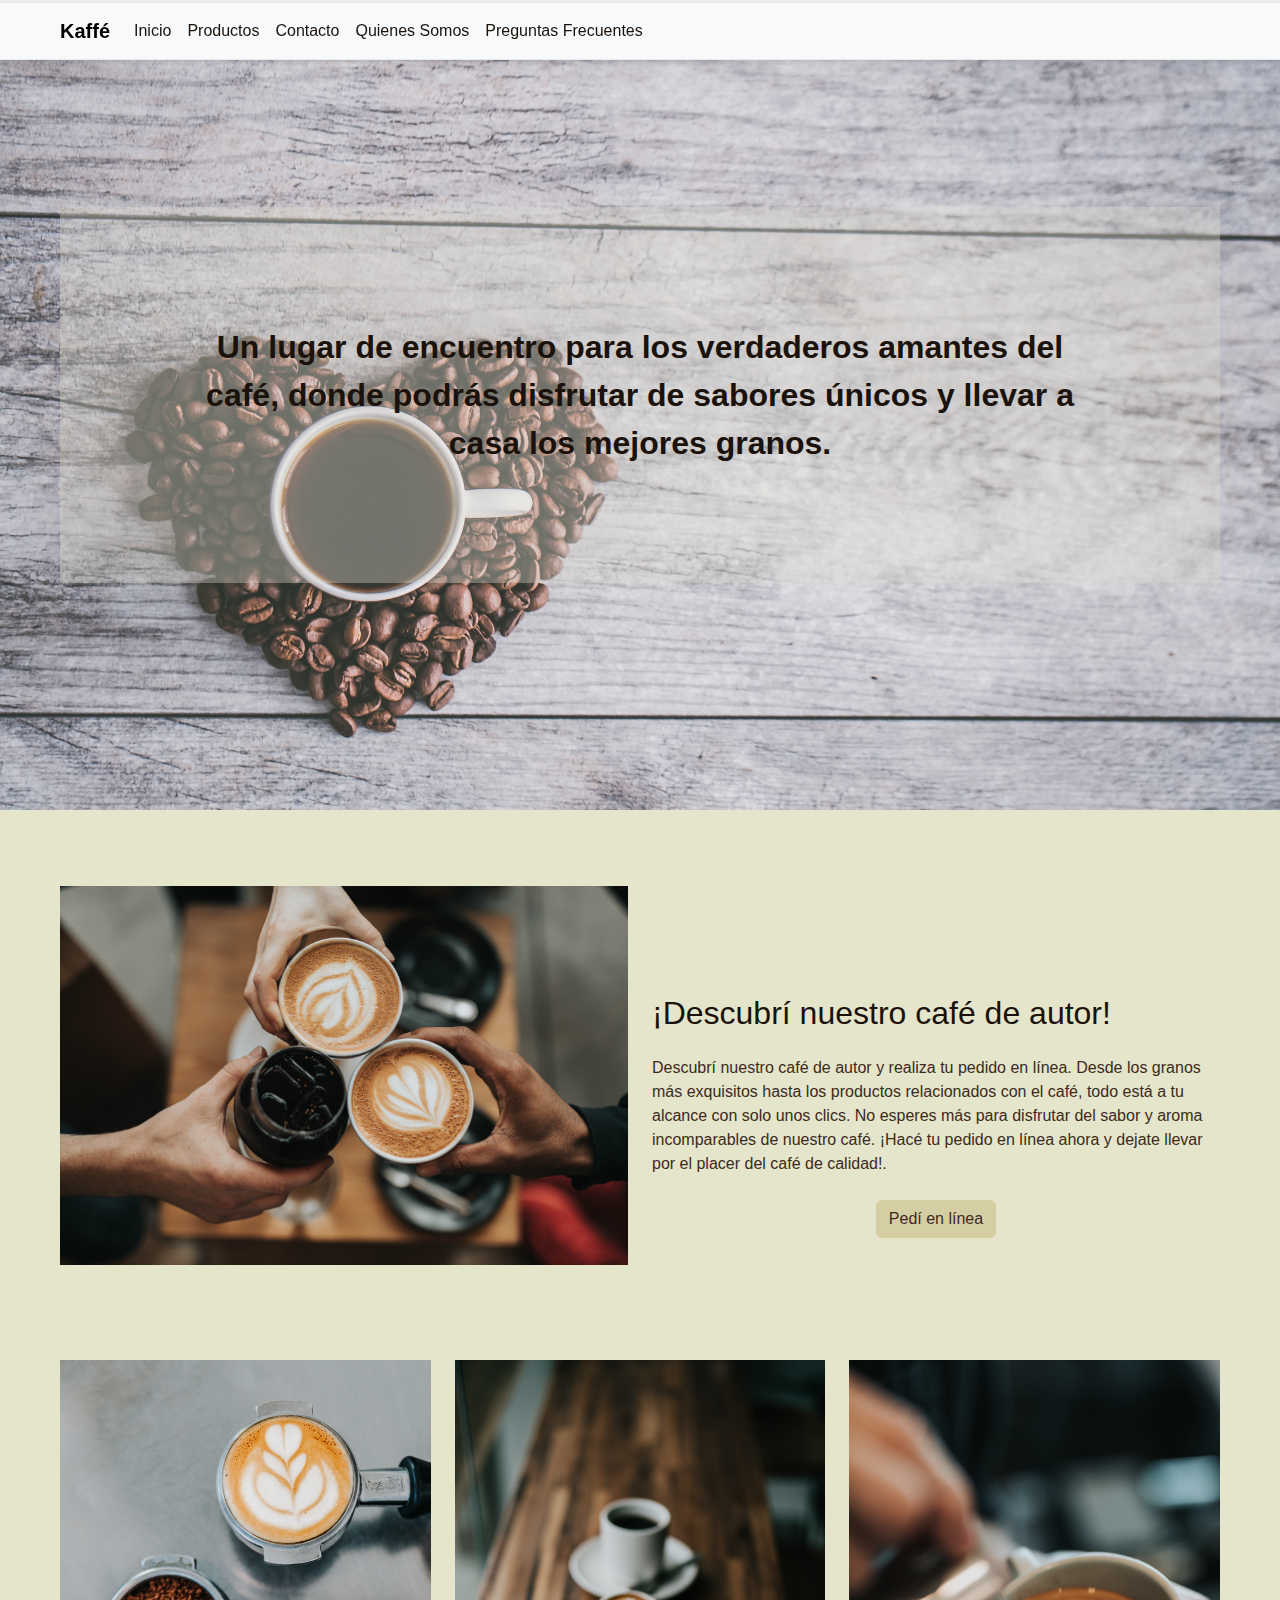
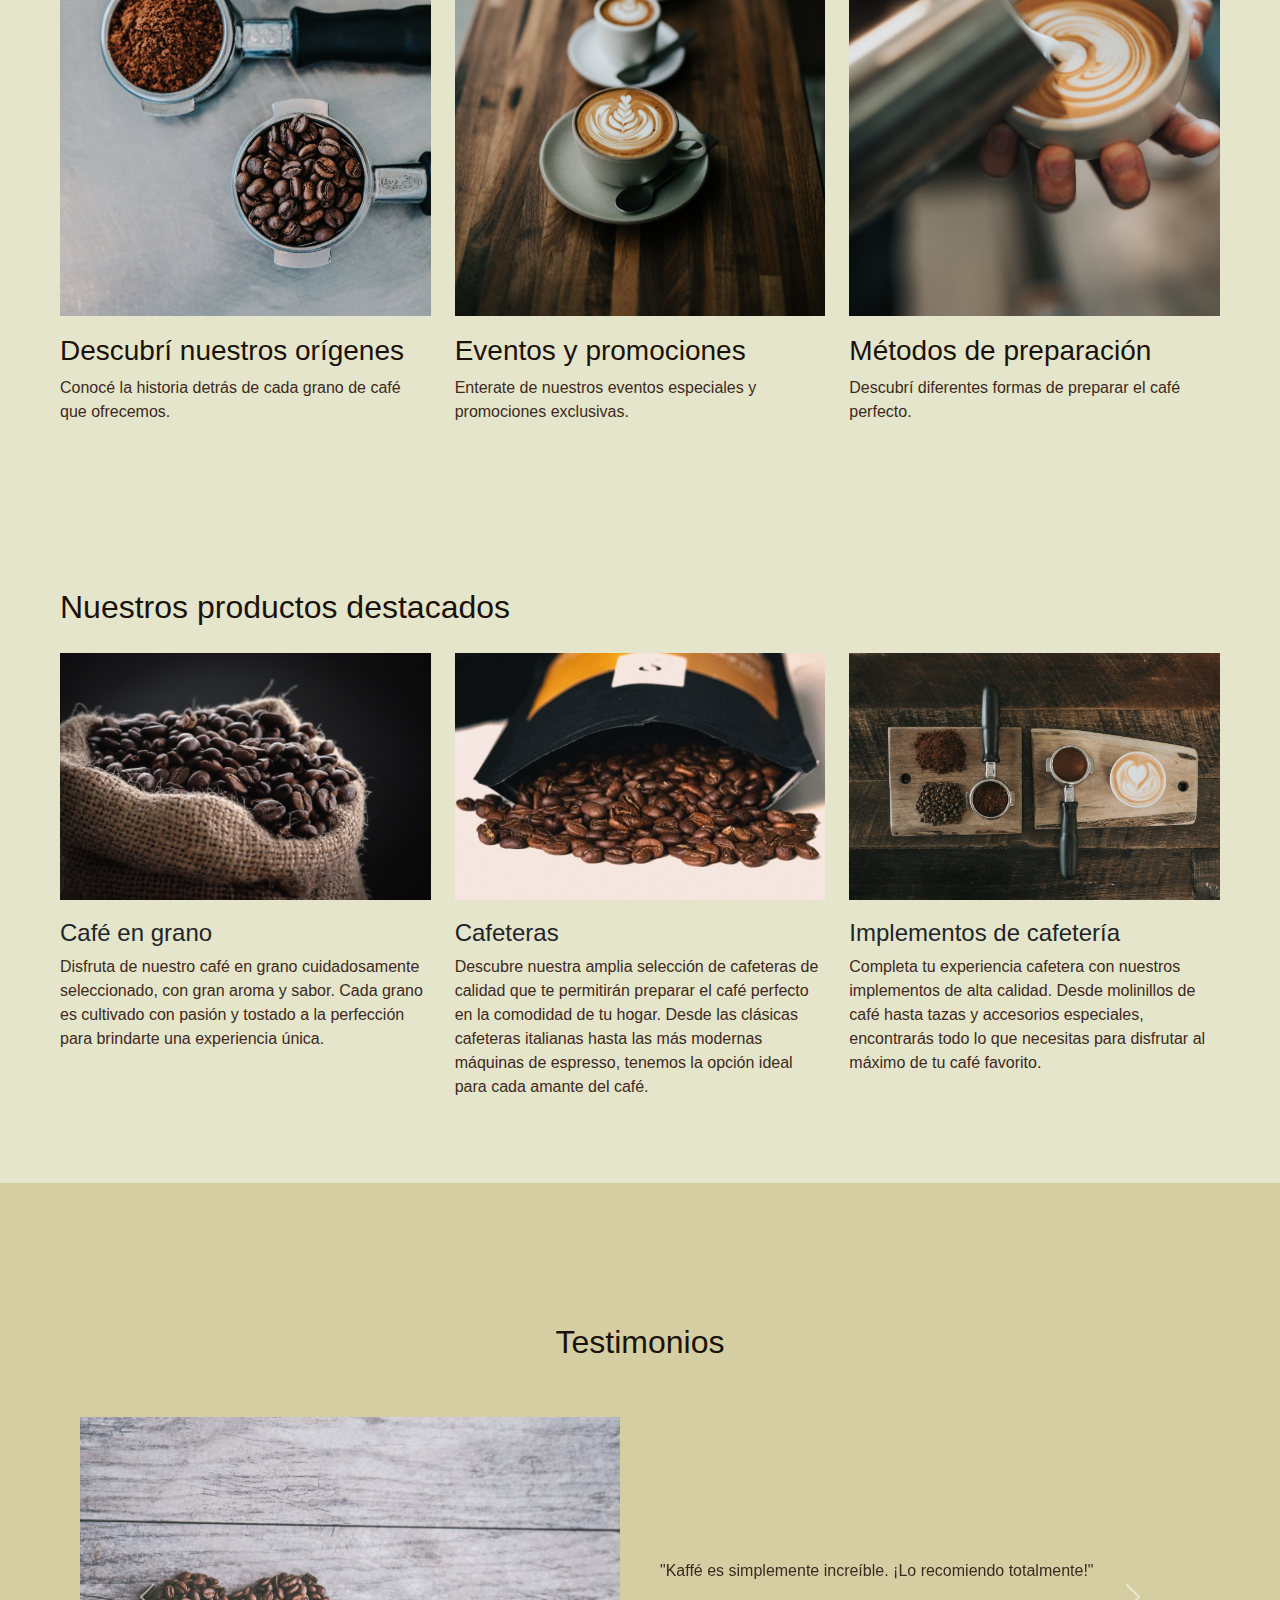
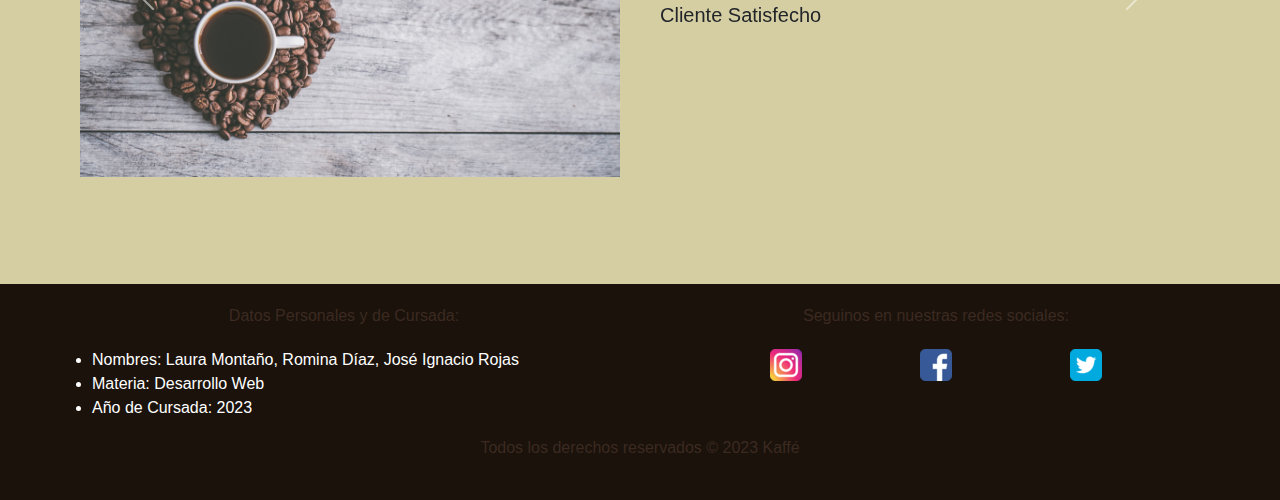
<file: src/index.html>
<!DOCTYPE html>
<html lang="es">

<head>
  <meta charset="UTF-8" />
  <meta name="viewport" content="width=device-width, initial-scale=1.0" />
  <link rel="shortcut icon" href="./img/logo-coffee.png" type="image/x-icon" />
  <title>Kaffé</title>
  <link rel="stylesheet" href="https://cdnjs.cloudflare.com/ajax/libs/bootstrap/5.3.0/css/bootstrap.min.css" />
  <link rel="stylesheet" href="css/styles.css" />
  <link rel="stylesheet" href="css/style-index.css" />
</head>

<body>
  <nav class="navbar navbar-expand-lg navbar-light bg-light">
    <div class="container">
      <a class="navbar-brand" href="#">Kaffé</a>
      <button class="navbar-toggler" type="button" data-bs-toggle="collapse" data-bs-target="#navbarNav"
        aria-controls="navbarNav" aria-expanded="false" aria-label="Toggle navigation">
        <span class="navbar-toggler-icon"></span>
      </button>
      <div class="collapse navbar-collapse" id="navbarNav">
        <ul class="navbar-nav ml-auto">
          <li class="nav-item">
            <a class="nav-link" href="#">Inicio</a>
          </li>
          <li class="nav-item">
            <a class="nav-link" href="./html/productos.html">Productos</a>
          </li>
          <li class="nav-item">
            <a class="nav-link" href="./html/contacto.html">Contacto</a>
          </li>
          <li class="nav-item">
            <a class="nav-link" href="./html/quienessomos.html">Quienes Somos</a>
          </li>
          <li class="nav-item">
            <a class="nav-link" href="./html/faq.html">Preguntas Frecuentes</a>
          </li>
        </ul>
      </div>
    </div>
  </nav>

  <section id="banner" class="banner-section">
    <div class="container d-flex justify-content-center align-items-center">
      <p class="banner-text">
        Un lugar de encuentro para los verdaderos amantes del café, donde
        podrás disfrutar de sabores únicos y llevar a casa los mejores granos.
      </p>
    </div>
  </section>

  <section id="cta" class="cta-section py-5">
    <div class="container">
      <div class="row align-items-center">
        <div class="col-lg-6 mb-4 mb-lg-0 text-center">
          <img src="./img/latteart2.jpg" alt="Icono 1" class="img-fluid" />
        </div>
        <div class="col-lg-6 d-flex flex-column justify-content-center">
          <h2 class="mb-4">¡Descubrí nuestro café de autor!</h2>
          <p class="mb-4">
            Descubrí nuestro café de autor y realiza tu pedido en línea. Desde
            los granos más exquisitos hasta los productos relacionados con el
            café, todo está a tu alcance con solo unos clics. No esperes más
            para disfrutar del sabor y aroma incomparables de nuestro café.
            ¡Hacé tu pedido en línea ahora y dejate llevar por el placer del
            café de calidad!.
          </p>
          <div class="text-center">
            <a class="btn btn-primary btn-custom" href="./html/productos.html">Pedí en línea</a>
          </div>
        </div>
      </div>
    </div>
  </section>

  <section id="info" class="info-section">
    <div class="container">
      <div class="row">
        <div class="col-lg-4 col-md-6">
          <div class="info-item">
            <img src="./img/cafe10.jpg" alt="Icono 1" />
            <h3>Descubrí nuestros orígenes</h3>
            <p>
              Conocé la historia detrás de cada grano de café que ofrecemos.
            </p>
          </div>
        </div>
        <div class="col-lg-4 col-md-6">
          <div class="info-item">
            <img src="./img/latteart3.jpg" alt="Icono 2" />
            <h3>Eventos y promociones</h3>
            <p>
              Enterate de nuestros eventos especiales y promociones
              exclusivas.
            </p>
          </div>
        </div>
        <div class="col-lg-4 col-md-6">
          <div class="info-item">
            <img src="./img/latteart4.jpg" alt="Icono 3" />
            <h3>Métodos de preparación</h3>
            <p>Descubrí diferentes formas de preparar el café perfecto.</p>
          </div>
        </div>
      </div>
    </div>
  </section>

  <section id="gallery" class="gallery-section">
    <div class="container">
      <h2>Nuestros productos destacados</h2>
      <div class="row">
        <div class="col-lg-4 col-md-6">
          <div class="gallery-item">
            <img src="./img/cafe11.jpg" alt="Producto 1" />
            <div class="caption">
              <h4>Café en grano</h4>
              <p>Disfruta de nuestro café en grano cuidadosamente seleccionado, con gran aroma y sabor. Cada grano es
                cultivado con pasión y tostado a la perfección para brindarte una experiencia única.</p>
            </div>
          </div>
        </div>
        <div class="col-lg-4 col-md-6">
          <div class="gallery-item">
            <img src="./img/producto2.jpg" alt="Producto 2" />
            <div class="caption">
              <h4>Cafeteras</h4>
              <p>Descubre nuestra amplia selección de cafeteras de calidad que te permitirán preparar el café perfecto
                en la comodidad de tu hogar. Desde las clásicas cafeteras italianas hasta las más modernas máquinas de
                espresso, tenemos la opción ideal para cada amante del café.</p>
            </div>
          </div>
        </div>
        <div class="col-lg-4 col-md-6">
          <div class="gallery-item">
            <img src="./img/cafe8.jpg" alt="Producto 3" />
            <div class="caption">
              <h4>Implementos de cafetería</h4>
              <p>Completa tu experiencia cafetera con nuestros implementos de alta calidad. Desde molinillos de café
                hasta tazas y accesorios especiales, encontrarás todo lo que necesitas para disfrutar al máximo de tu
                café favorito.</p>
            </div>
          </div>
        </div>
      </div>
    </div>
  </section>

  <section id="testimonials" class="testimonials-section">
    <div class="container">
      <h2>Testimonios</h2>
      <div id="testimonialsCarousel" class="carousel slide" data-bs-ride="carousel">
        <div class="carousel-inner">
          <div class="carousel-item active">
            <div class="testimonial-item d-flex align-items-center">
              <div class="image-container">
                <img src="./img/cafe3.jpg" alt="Cliente 1" />
              </div>
              <div class="text-container">
                <div class="text-content">
                  <p>
                    "Kaffé es simplemente increíble. ¡Lo recomiendo
                    totalmente!"
                  </p>
                  <h5>Cliente Satisfecho</h5>
                </div>
              </div>
            </div>
          </div>
          <div class="carousel-item">
            <div class="testimonial-item d-flex align-items-center">
              <div class="image-container">
                <img src="./img/cafe6.jpg" alt="Cliente 2" />
              </div>
              <div class="text-container">
                <div class="text-content">
                  <p>
                    "Excelente atención al cliente y productos de alta
                    calidad. ¡Definitivamente voy a volver!"
                  </p>
                  <h5>Otro Cliente Feliz</h5>
                </div>
              </div>
            </div>
          </div>
        </div>
        <button class="carousel-control-prev" type="button" data-bs-target="#testimonialsCarousel" data-bs-slide="prev">
          <span class="carousel-control-prev-icon" aria-hidden="true"></span>
          <span class="visually-hidden">Anterior</span>
        </button>
        <button class="carousel-control-next" type="button" data-bs-target="#testimonialsCarousel" data-bs-slide="next">
          <span class="carousel-control-next-icon" aria-hidden="true"></span>
          <span class="visually-hidden">Siguiente</span>
        </button>
      </div>
    </div>
  </section>

  <footer class="footer-section">
    <div class="container">
      <div class="row">
        <div class="col-lg-6">
          <p>Datos Personales y de Cursada:</p>
          <ul>
            <li class="footer-item">Nombres: Laura Montaño, Romina Díaz, José Ignacio Rojas</li>
            <li class="footer-item">Materia: Desarrollo Web</li>
            <li class="footer-item">Año de Cursada: 2023</li>
          </ul>
        </div>
        <div class="col-lg-6">
          <p>Seguinos en nuestras redes sociales:</p>
          <div class="social-media">
            <a href="https://www.instagram.com/" target="_blank"><img src="./img/icono-insta.png" alt="Instagram" /></a>
            <a href="https://www.facebook.com/" target="_blank"><img src="./img/icono-fb.png" alt="Facebook" /></a>
            <a href="https://twitter.com/" target="_blank"><img src="./img/icono-tw.png" alt="Twitter" /></a>
          </div>
        </div>
      </div>
      <p>Todos los derechos reservados &copy; 2023 Kaffé</p>
    </div>
  </footer>

  <script src="https://cdnjs.cloudflare.com/ajax/libs/bootstrap/5.3.0/js/bootstrap.bundle.min.js"></script>
  <script src="javascript/scripts.js"></script>
</body>

</html>
</file>
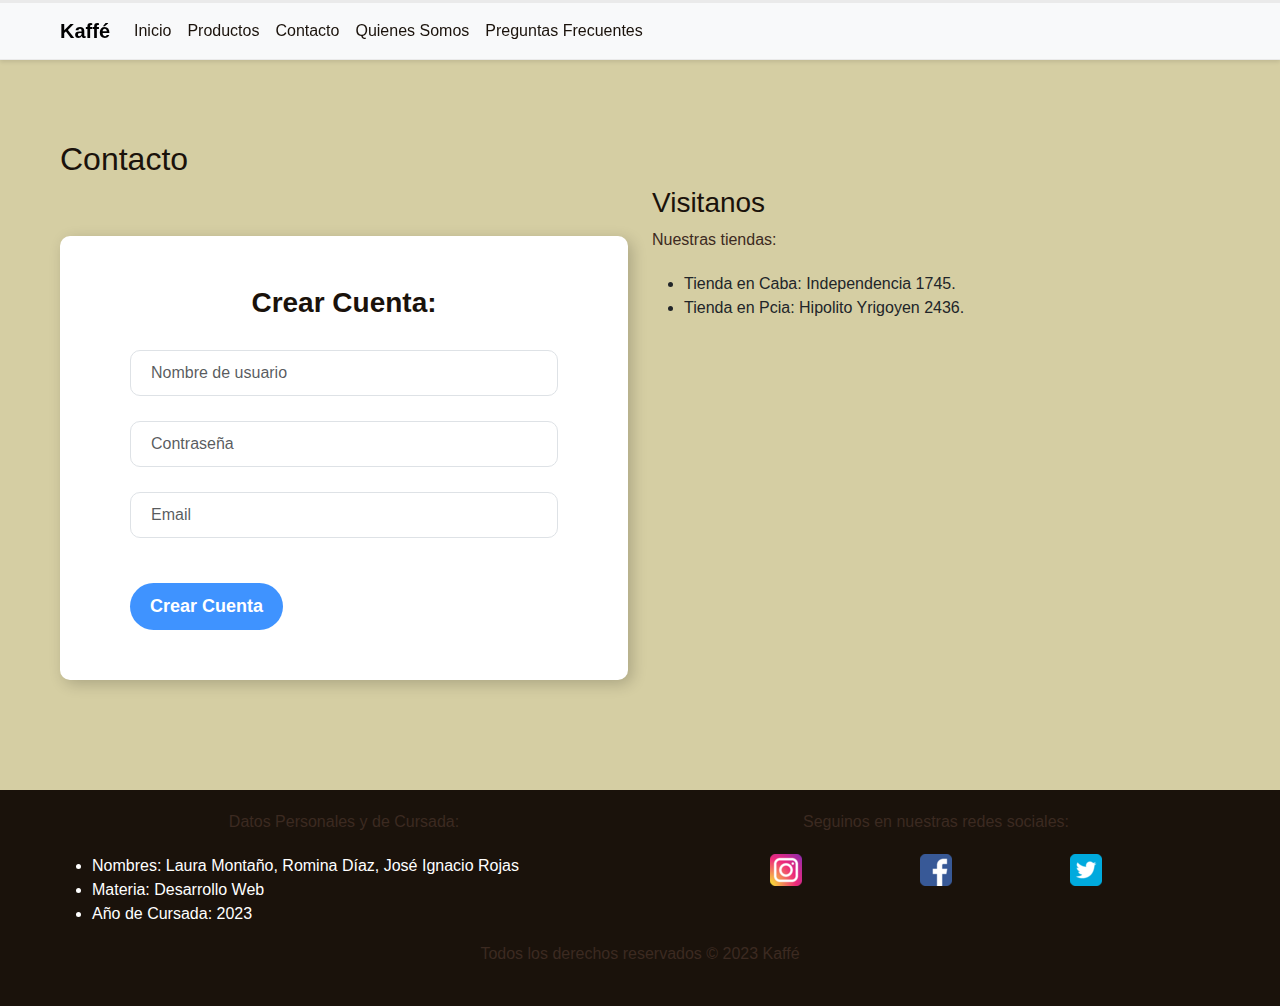
<file: src/html/contacto.html>
<!DOCTYPE html>
<html lang="es">

<head>
    <meta charset="UTF-8" />
    <meta name="viewport" content="width=device-width, initial-scale=1.0" />
    <link rel="shortcut icon" href="../img/logo-coffee.png" type="image/x-icon" />
    <title>Kaffé - Contacto</title>
    <link rel="stylesheet" href="https://cdnjs.cloudflare.com/ajax/libs/bootstrap/5.3.0/css/bootstrap.min.css" />
    <link rel="stylesheet" href="../css/styles.css" />
</head>

<body>
    <nav class="navbar navbar-expand-lg navbar-light bg-light">
        <div class="container">
            <a class="navbar-brand" href="../index.html">Kaffé</a>
            <button class="navbar-toggler" type="button" data-bs-toggle="collapse" data-bs-target="#navbarNav"
                aria-controls="navbarNav" aria-expanded="false" aria-label="Toggle navigation">
                <span class="navbar-toggler-icon"></span>
            </button>
            <div class="collapse navbar-collapse" id="navbarNav">
                <ul class="navbar-nav ml-auto">
                    <li class="nav-item">
                        <a class="nav-link" href="../index.html">Inicio</a>
                    </li>
                    <li class="nav-item">
                        <a class="nav-link" href="productos.html">Productos</a>
                    </li>
                    <li class="nav-item">
                        <a class="nav-link" href="#">Contacto</a>
                    </li>
                    <li class="nav-item">
                        <a class="nav-link" href="quienessomos.html">Quienes Somos</a>
                    </li>
                    <li class="nav-item">
                        <a class="nav-link" href="faq.html">Preguntas Frecuentes</a>
                    </li>
                </ul>
            </div>
        </div>
    </nav>

    <section id="contact" class="contact-section">
        <div class="container">
            <h2>Contacto</h2>
            <div class="row">
                <div class="col-lg-6">
                    <div class="registration-form">
                        <form>
                            <h3 class="text-center">Crear Cuenta:</h3>
                            <div class="form-group">
                                <input class="form-control item" type="text" name="username" maxlength="15"
                                    minlength="4" pattern="^[a-zA-Z0-9_.-]*$" id="username"
                                    placeholder="Nombre de usuario" required />
                            </div>
                            <div class="form-group">
                                <input class="form-control item" type="password" name="password" minlength="6"
                                    id="password" placeholder="Contraseña" required />
                            </div>
                            <div class="form-group">
                                <input class="form-control item" type="email" name="email" id="email"
                                    placeholder="Email" required />
                            </div>
                            <div class="form-group">
                                <button class="btn btn-primary btn-block create-account" type="submit">
                                    Crear Cuenta
                                </button>
                            </div>
                        </form>
                    </div>
                </div>
                <div class="col-lg-6">
                    <h3>Visitanos</h3>
                    <p>Nuestras tiendas:</p>
                    <ul>
                        <li>Tienda en Caba: Independencia 1745.</li>
                        <li>Tienda en Pcia: Hipolito Yrigoyen 2436.</li>
                    </ul>
                </div>
            </div>
        </div>
    </section>

    <footer class="footer-section">
        <div class="container">
            <div class="row">
                <div class="col-lg-6">
                    <p>Datos Personales y de Cursada:</p>
                    <ul>
                        <li class="footer-item">Nombres: Laura Montaño, Romina Díaz, José Ignacio Rojas</li>
                        <li class="footer-item">Materia: Desarrollo Web</li>
                        <li class="footer-item">Año de Cursada: 2023</li>
                    </ul>
                </div>
                <div class="col-lg-6">
                    <p>Seguinos en nuestras redes sociales:</p>
                    <div class="social-media">
                        <a href="https://www.instagram.com/" target="_blank"><img src="../img/icono-insta.png"
                                alt="Instagram" /></a>
                        <a href="https://www.facebook.com/" target="_blank"><img src="../img/icono-fb.png"
                                alt="Facebook" /></a>
                        <a href="https://twitter.com/" target="_blank"><img src="../img/icono-tw.png"
                                alt="Twitter" /></a>
                    </div>
                </div>
            </div>
            <p>Todos los derechos reservados &copy; 2023 Kaffé</p>
        </div>
    </footer>

    <script src="https://cdnjs.cloudflare.com/ajax/libs/bootstrap/5.3.0/js/bootstrap.bundle.min.js"></script>
    <script src="../javascript/scripts.js"></script>
</body>

</html>
</file>
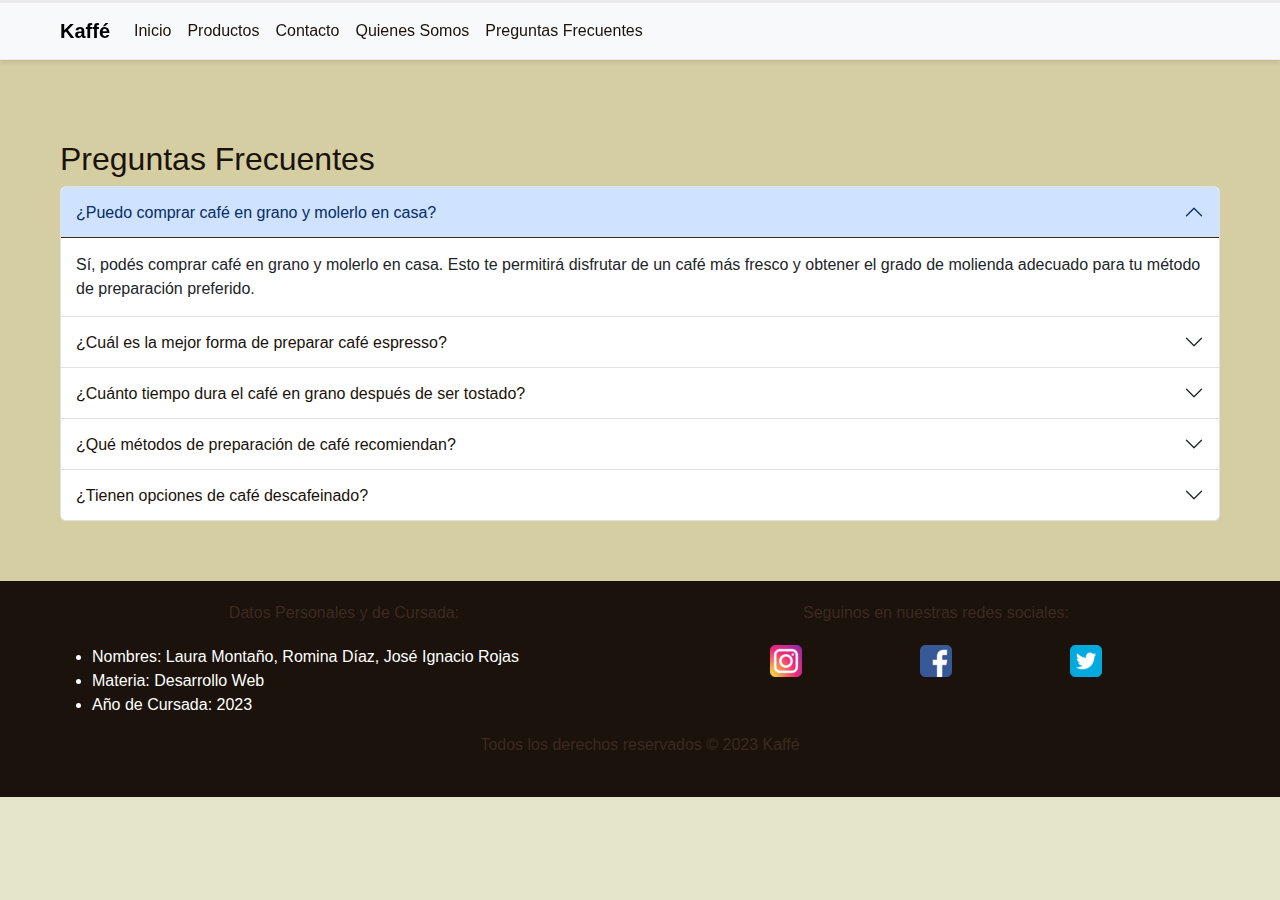
<file: src/html/faq.html>
<!DOCTYPE html>
<html lang="es">

<head>
    <meta charset="UTF-8" />
    <meta name="viewport" content="width=device-width, initial-scale=1.0" />
    <link rel="shortcut icon" href="../img/logo-coffee.png" type="image/x-icon" />
    <title>Kaffé - Preguntas Frecuentes</title>
    <link rel="stylesheet" href="https://cdnjs.cloudflare.com/ajax/libs/bootstrap/5.3.0/css/bootstrap.min.css" />
    <link rel="stylesheet" href="../css/styles.css" />
</head>

<body>
    <nav class="navbar navbar-expand-lg navbar-light bg-light">
        <div class="container">
            <a class="navbar-brand" href="../index.html">Kaffé</a>
            <button class="navbar-toggler" type="button" data-bs-toggle="collapse" data-bs-target="#navbarNav"
                aria-controls="navbarNav" aria-expanded="false" aria-label="Toggle navigation">
                <span class="navbar-toggler-icon"></span>
            </button>
            <div class="collapse navbar-collapse" id="navbarNav">
                <ul class="navbar-nav ml-auto">
                    <li class="nav-item">
                        <a class="nav-link" href="../index.html">Inicio</a>
                    </li>
                    <li class="nav-item">
                        <a class="nav-link" href="productos.html">Productos</a>
                    </li>
                    <li class="nav-item">
                        <a class="nav-link" href="contacto.html">Contacto</a>
                    </li>
                    <li class="nav-item">
                        <a class="nav-link" href="quienessomos.html">Quienes Somos</a>
                    </li>
                    <li class="nav-item">
                        <a class="nav-link" href="#">Preguntas Frecuentes</a>
                    </li>
                </ul>
            </div>
        </div>
    </nav>

    <section id="faq" class="faq-section">
        <div class="container">
            <h2>Preguntas Frecuentes</h2>
            <div class="accordion" id="accordionFAQ">
                <div class="accordion-item">
                    <h3 class="accordion-header" id="heading1">
                        <button class="accordion-button" type="button" data-bs-toggle="collapse"
                            data-bs-target="#collapse1" aria-expanded="true" aria-controls="collapse1">
                            ¿Puedo comprar café en grano y molerlo en casa?
                        </button>
                    </h3>
                    <div id="collapse1" class="accordion-collapse collapse show" aria-labelledby="heading1"
                        data-bs-parent="#accordionFAQ">
                        <div class="accordion-body">
                            Sí, podés comprar café en grano y molerlo en casa. Esto te
                            permitirá disfrutar de un café más fresco y obtener el grado de
                            molienda adecuado para tu método de preparación preferido.
                        </div>
                    </div>
                </div>

                <div class="accordion-item">
                    <h3 class="accordion-header" id="heading2">
                        <button class="accordion-button collapsed" type="button" data-bs-toggle="collapse"
                            data-bs-target="#collapse2" aria-expanded="false" aria-controls="collapse2">
                            ¿Cuál es la mejor forma de preparar café espresso?
                        </button>
                    </h3>
                    <div id="collapse2" class="accordion-collapse collapse" aria-labelledby="heading2"
                        data-bs-parent="#accordionFAQ">
                        <div class="accordion-body">
                            La mejor forma de preparar café espresso es utilizando una
                            máquina de espresso de alta calidad y siguiendo los pasos
                            adecuados de molienda, dosificación, compactación y extracción
                            del café. Es importante utilizar café fresco y de buena calidad
                            para obtener los mejores resultados.
                        </div>
                    </div>
                </div>

                <div class="accordion-item">
                    <h3 class="accordion-header" id="heading3">
                        <button class="accordion-button collapsed" type="button" data-bs-toggle="collapse"
                            data-bs-target="#collapse3" aria-expanded="false" aria-controls="collapse3">
                            ¿Cuánto tiempo dura el café en grano después de ser tostado?
                        </button>
                    </h3>
                    <div id="collapse3" class="accordion-collapse collapse" aria-labelledby="heading3"
                        data-bs-parent="#accordionFAQ">
                        <div class="accordion-body">
                            El café en grano puede mantener su frescura y sabor óptimos
                            durante aproximadamente 2 a 4 semanas después de ser tostado,
                            siempre y cuando se almacene en un recipiente hermético y seco,
                            lejos de la luz y el calor excesivos. Después de este período,
                            el café comenzará a perder gradualmente sus cualidades
                            aromáticas y gustativas.
                        </div>
                    </div>
                </div>

                <div class="accordion-item">
                    <h3 class="accordion-header" id="heading4">
                        <button class="accordion-button collapsed" type="button" data-bs-toggle="collapse"
                            data-bs-target="#collapse4" aria-expanded="false" aria-controls="collapse4">
                            ¿Qué métodos de preparación de café recomiendan?
                        </button>
                    </h3>
                    <div id="collapse4" class="accordion-collapse collapse" aria-labelledby="heading4"
                        data-bs-parent="#accordionFAQ">
                        <div class="accordion-body">
                            Recomendamos una variedad de métodos de preparación de café,
                            como el espresso, la cafetera de filtro, la prensa francesa y el
                            AeroPress. Cada método tiene sus propias características y puede
                            ofrecer perfiles de sabor únicos. Elegí el método que se adapte
                            a tus preferencias personales y disfrutá de la experiencia de
                            preparar y degustar tu café de autor.
                        </div>
                    </div>
                </div>

                <div class="accordion-item">
                    <h3 class="accordion-header" id="heading5">
                        <button class="accordion-button collapsed" type="button" data-bs-toggle="collapse"
                            data-bs-target="#collapse5" aria-expanded="false" aria-controls="collapse5">
                            ¿Tienen opciones de café descafeinado?
                        </button>
                    </h3>
                    <div id="collapse5" class="accordion-collapse collapse" aria-labelledby="heading5"
                        data-bs-parent="#accordionFAQ">
                        <div class="accordion-body">
                            Sí, ofrecemos opciones de café descafeinado para aquellos que
                            prefieren disfrutar del sabor del café sin la cafeína. Nuestro
                            café descafeinado se somete a un proceso especial de extracción
                            de cafeína para mantener el sabor y la calidad del café, pero
                            con un contenido reducido de cafeína.
                        </div>
                    </div>
                </div>
            </div>
        </div>
    </section>

    <footer class="footer-section">
        <div class="container">
            <div class="row">
                <div class="col-lg-6">
                    <p>Datos Personales y de Cursada:</p>
                    <ul>
                        <li class="footer-item">Nombres: Laura Montaño, Romina Díaz, José Ignacio Rojas</li>
                        <li class="footer-item">Materia: Desarrollo Web</li>
                        <li class="footer-item">Año de Cursada: 2023</li>
                    </ul>
                </div>
                <div class="col-lg-6">
                    <p>Seguinos en nuestras redes sociales:</p>
                    <div class="social-media">
                        <a href="https://www.instagram.com/" target="_blank"><img src="../img/icono-insta.png"
                                alt="Instagram" /></a>
                        <a href="https://www.facebook.com/" target="_blank"><img src="../img/icono-fb.png"
                                alt="Facebook" /></a>
                        <a href="https://twitter.com/" target="_blank"><img src="../img/icono-tw.png"
                                alt="Twitter" /></a>
                    </div>
                </div>
            </div>
            <p>Todos los derechos reservados &copy; 2023 Kaffé</p>
        </div>
    </footer>

    <script src="https://cdnjs.cloudflare.com/ajax/libs/bootstrap/5.3.0/js/bootstrap.bundle.min.js"></script>
    <script src="../javascript/scripts.js"></script>
</body>

</html>
</file>
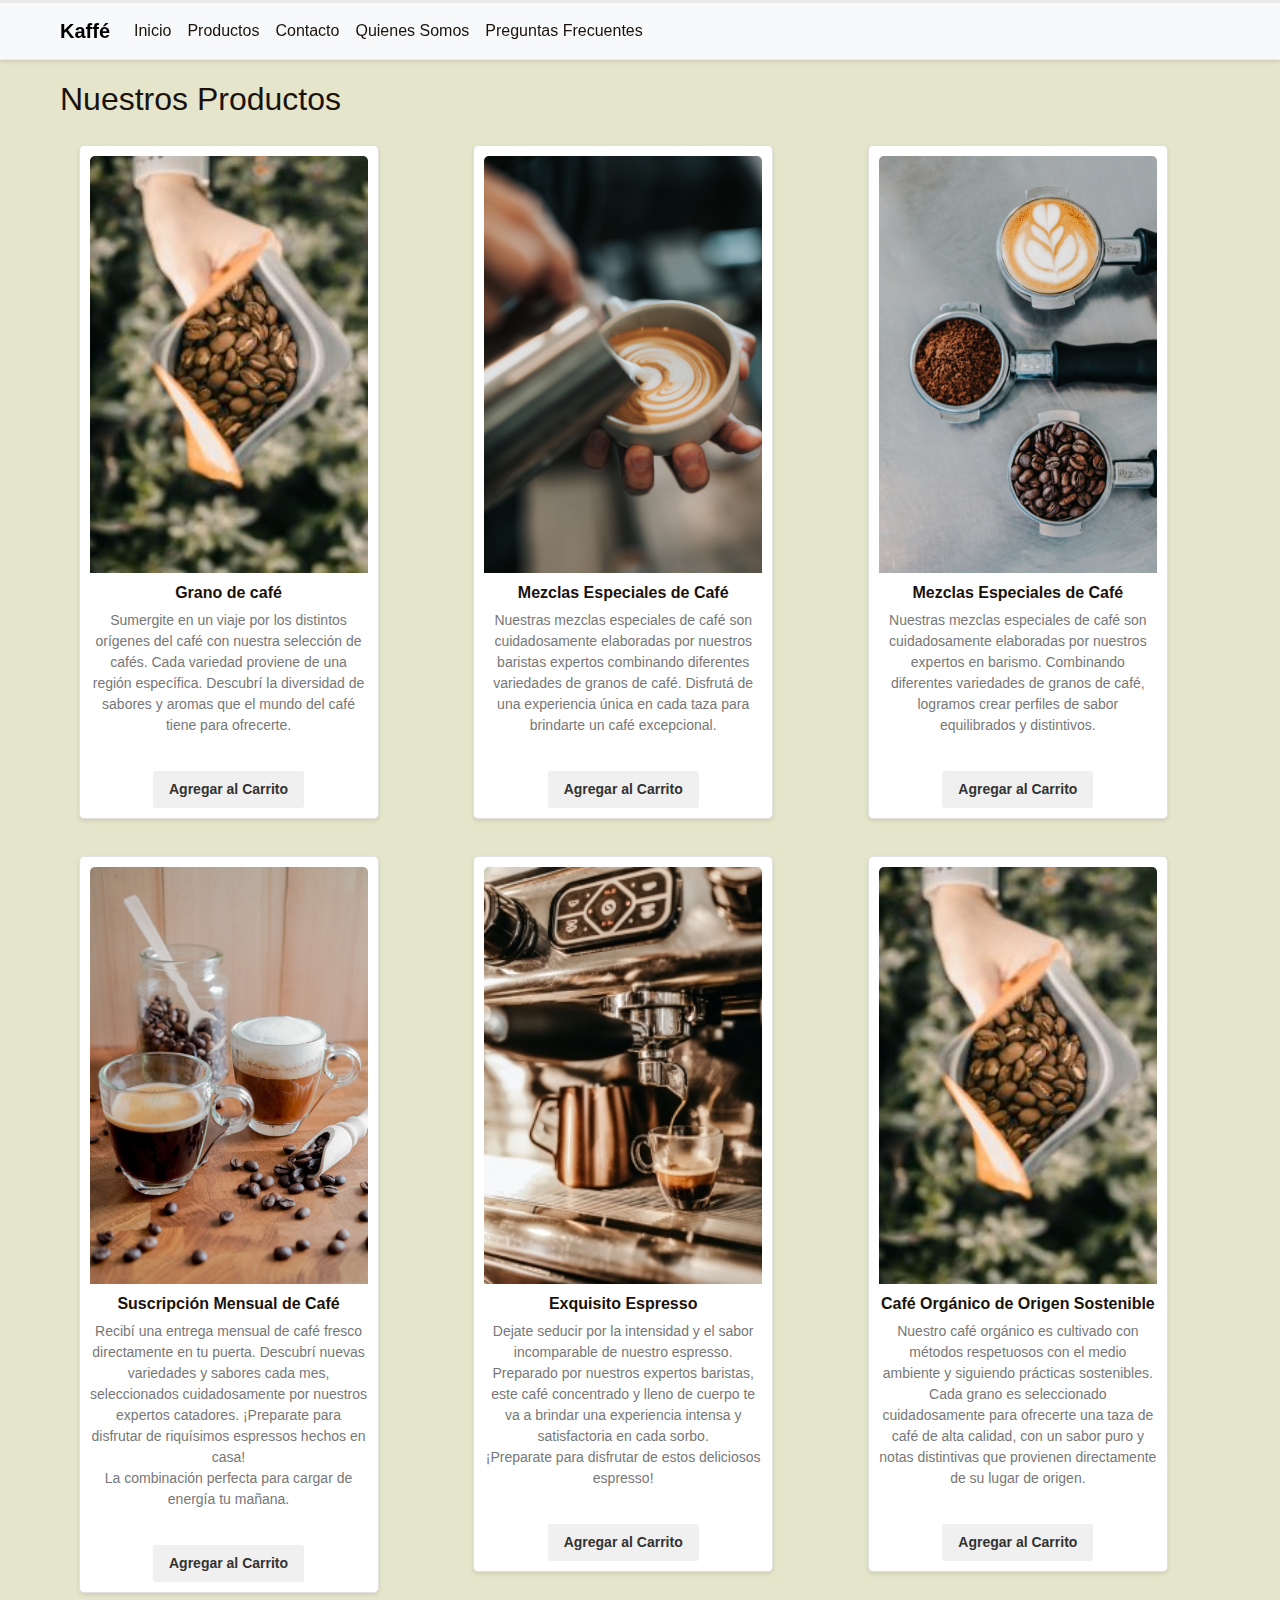
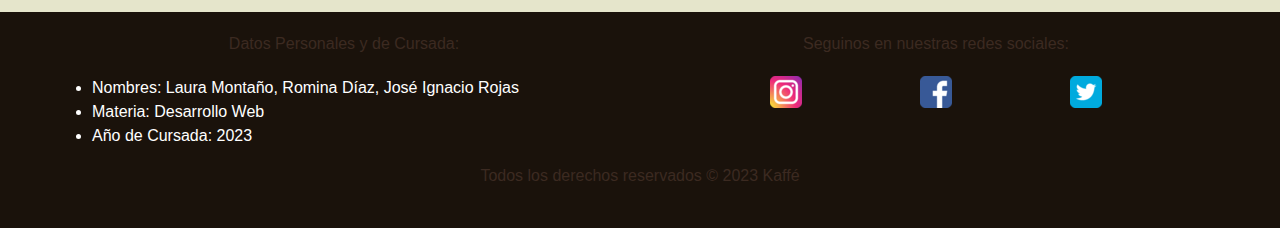
<file: src/html/productos.html>
<!DOCTYPE html>
<html lang="es">

<head>
  <meta charset="UTF-8" />
  <meta name="viewport" content="width=device-width, initial-scale=1.0" />
  <link rel="shortcut icon" href="../img/logo-coffee.png" type="image/x-icon" />
  <title>Kaffé - Productos</title>
  <link rel="stylesheet" href="https://cdnjs.cloudflare.com/ajax/libs/bootstrap/5.3.0/css/bootstrap.min.css" />
  <link rel="stylesheet" href="../css/styles.css" />
</head>

<body>
  <nav class="navbar navbar-expand-lg navbar-light bg-light">
    <div class="container">
      <a class="navbar-brand" href="../index.html">Kaffé</a>
      <button class="navbar-toggler" type="button" data-bs-toggle="collapse" data-bs-target="#navbarNav"
        aria-controls="navbarNav" aria-expanded="false" aria-label="Toggle navigation">
        <span class="navbar-toggler-icon"></span>
      </button>
      <div class="collapse navbar-collapse" id="navbarNav">
        <ul class="navbar-nav ml-auto">
          <li class="nav-item">
            <a class="nav-link" href="../index.html">Inicio</a>
          </li>
          <li class="nav-item">
            <a class="nav-link" href="#">Productos</a>
          </li>
          <li class="nav-item">
            <a class="nav-link" href="contacto.html">Contacto</a>
          </li>
          <li class="nav-item">
            <a class="nav-link" href="quienessomos.html">Quienes Somos</a>
          </li>
          <li class="nav-item">
            <a class="nav-link" href="faq.html">Preguntas Frecuentes</a>
          </li>
        </ul>
      </div>
    </div>
  </nav>

  <main>
    <section id="products" class="product-gallery-section">
      <div class="container">
        <div class="subtitulo">
          <h2>Nuestros Productos</h2>
        </div>
        <div class="row">
          <div class="col-lg-4">
            <div class="product-item">
              <img src="../img/producto1.jpg" alt="Producto 1" />
              <h3>Grano de café</h3>
              <p>
                Sumergite en un viaje por los distintos orígenes del café con
                nuestra selección de cafés. Cada variedad proviene de una
                región específica. Descubrí la diversidad de sabores y aromas
                que el mundo del café tiene para ofrecerte.
              </p>
              <button class="btn btn-add-to-cart" data-product-id="1">
                Agregar al Carrito
              </button>
            </div>
          </div>
          <div class="col-lg-4">
            <div class="product-item">
              <img src="../img/latteart4.jpg" alt="Producto 2" />
              <h3>Mezclas Especiales de Café</h3>
              <p>
                Nuestras mezclas especiales de café son cuidadosamente
                elaboradas por nuestros baristas expertos combinando
                diferentes variedades de granos de café. Disfrutá de una
                experiencia única en cada taza para brindarte un café
                excepcional.
              </p>
              <button class="btn btn-add-to-cart" data-product-id="2">
                Agregar al Carrito
              </button>
            </div>
          </div>
          <div class="col-lg-4">
            <div class="product-item">
              <img src="../img/cafe10.jpg" alt="Producto 3" />
              <h3>Mezclas Especiales de Café</h3>
              <p>
                Nuestras mezclas especiales de café son cuidadosamente
                elaboradas por nuestros expertos en barismo. Combinando
                diferentes variedades de granos de café, logramos crear
                perfiles de sabor equilibrados y distintivos.
              </p>
              <button class="btn btn-add-to-cart" data-product-id="3">
                Agregar al Carrito
              </button>
            </div>
          </div>
          <div class="col-lg-4">
            <div class="product-item">
              <img src="../img/cafe4.jpg" alt="Producto 4" />
              <h3>Suscripción Mensual de Café</h3>
              <p>
                Recibí una entrega mensual de café fresco directamente en tu
                puerta. Descubrí nuevas variedades y sabores cada mes,
                seleccionados cuidadosamente por nuestros expertos catadores.
                ¡Preparate para disfrutar de riquísimos espressos hechos en
                casa!
                <br />
                La combinación perfecta para cargar de energía tu mañana.
              </p>
              <button class="btn btn-add-to-cart" data-product-id="4">
                Agregar al Carrito
              </button>
            </div>
          </div>
          <div class="col-lg-4">
            <div class="product-item">
              <img src="../img/producto5.jpg" alt="Producto 5" />
              <h3>Exquisito Espresso</h3>
              <p>
                Dejate seducir por la intensidad y el sabor incomparable de
                nuestro espresso. Preparado por nuestros expertos baristas,
                este café concentrado y lleno de cuerpo te va a brindar una
                experiencia intensa y satisfactoria en cada sorbo.
                <br />¡Preparate para disfrutar de estos deliciosos espresso!
              </p>
              <button class="btn btn-add-to-cart" data-product-id="5">
                Agregar al Carrito
              </button>
            </div>
          </div>
          <div class="col-lg-4">
            <div class="product-item">
              <img src="../img/producto1.jpg" alt="Producto 6" />
              <h3>Café Orgánico de Origen Sostenible</h3>
              <p>
                Nuestro café orgánico es cultivado con métodos respetuosos con
                el medio ambiente y siguiendo prácticas sostenibles. Cada
                grano es seleccionado cuidadosamente para ofrecerte una taza
                de café de alta calidad, con un sabor puro y notas distintivas
                que provienen directamente de su lugar de origen.
              </p>
              <button class="btn btn-add-to-cart" data-product-id="6">
                Agregar al Carrito
              </button>
            </div>
          </div>
        </div>
      </div>
    </section>
  </main>

  <footer class="footer-section">
    <div class="container">
      <div class="row">
        <div class="col-lg-6">
          <p>Datos Personales y de Cursada:</p>
          <ul>
            <li class="footer-item">Nombres: Laura Montaño, Romina Díaz, José Ignacio Rojas</li>
            <li class="footer-item">Materia: Desarrollo Web</li>
            <li class="footer-item">Año de Cursada: 2023</li>
          </ul>
        </div>
        <div class="col-lg-6">
          <p>Seguinos en nuestras redes sociales:</p>
          <div class="social-media">
            <a href="https://www.instagram.com/" target="_blank"><img src="../img/icono-insta.png"
                alt="Instagram" /></a>
            <a href="https://www.facebook.com/" target="_blank"><img src="../img/icono-fb.png" alt="Facebook" /></a>
            <a href="https://twitter.com/" target="_blank"><img src="../img/icono-tw.png" alt="Twitter" /></a>
          </div>
        </div>
      </div>
      <p>Todos los derechos reservados &copy; 2023 Kaffé</p>
    </div>
  </footer>

  <script src="https://cdnjs.cloudflare.com/ajax/libs/jquery/3.7.0/jquery.min.js"></script>
  <script src="https://cdnjs.cloudflare.com/ajax/libs/bootstrap/5.3.0/js/bootstrap.bundle.min.js"></script>
  <script src="../javascript/scripts.js"></script>
</body>

</html>
</file>
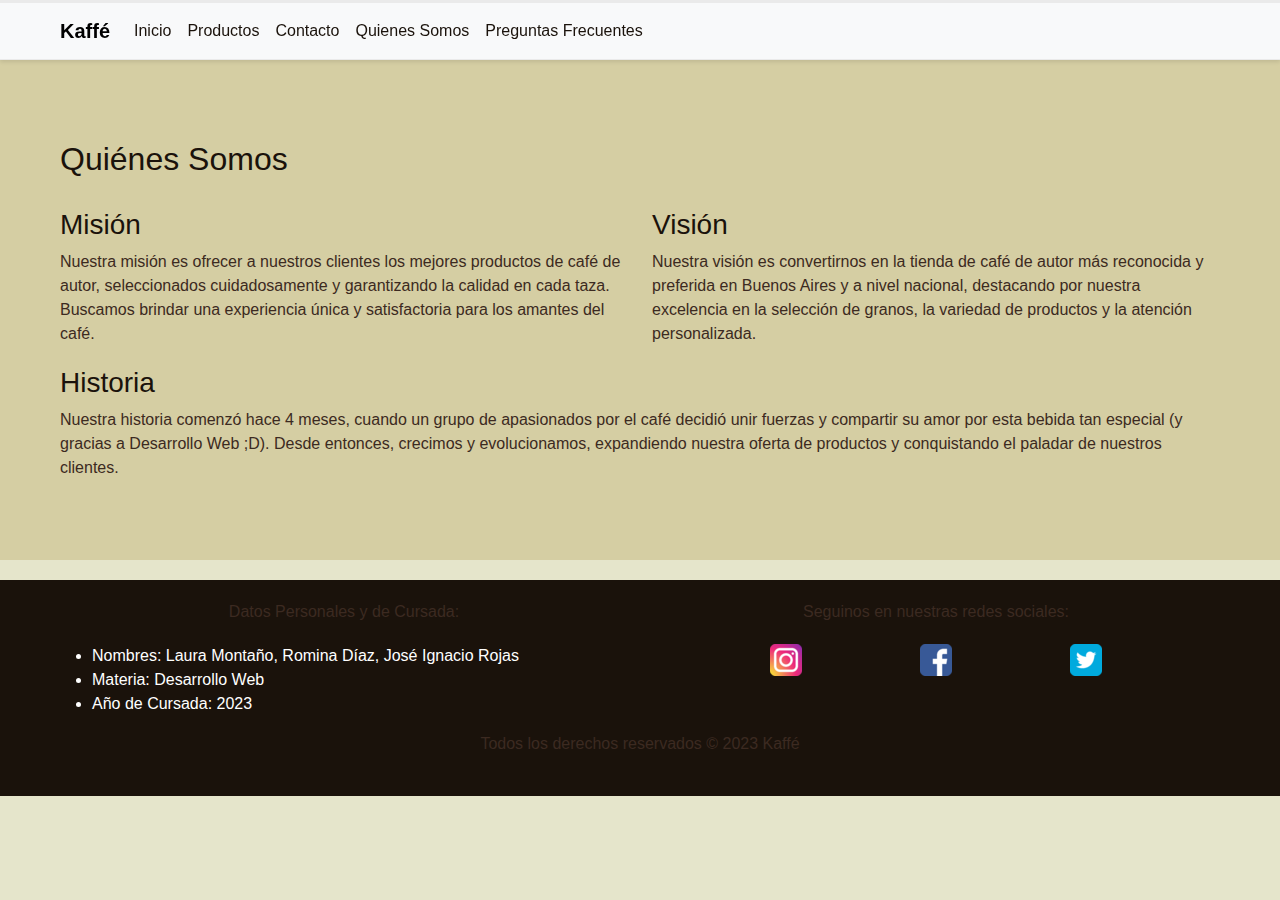
<file: src/html/quienessomos.html>
<!DOCTYPE html>
<html lang="es">

<head>
    <meta charset="UTF-8" />
    <meta name="viewport" content="width=device-width, initial-scale=1.0" />
    <link rel="shortcut icon" href="../img/logo-coffee.png" type="image/x-icon" />
    <title>Kaffé - Quiénes Somos</title>
    <link rel="stylesheet" href="https://cdnjs.cloudflare.com/ajax/libs/bootstrap/5.3.0/css/bootstrap.min.css" />
    <link rel="stylesheet" href="../css/styles.css" />
</head>

<body>
    <nav class="navbar navbar-expand-lg navbar-light bg-light">
        <div class="container">
            <a class="navbar-brand" href="../index.html">Kaffé</a>
            <button class="navbar-toggler" type="button" data-bs-toggle="collapse" data-bs-target="#navbarNav"
                aria-controls="navbarNav" aria-expanded="false" aria-label="Toggle navigation">
                <span class="navbar-toggler-icon"></span>
            </button>
            <div class="collapse navbar-collapse" id="navbarNav">
                <ul class="navbar-nav ml-auto">
                    <li class="nav-item">
                        <a class="nav-link" href="../index.html">Inicio</a>
                    </li>
                    <li class="nav-item">
                        <a class="nav-link" href="productos.html">Productos</a>
                    </li>
                    <li class="nav-item">
                        <a class="nav-link" href="contacto.html">Contacto</a>
                    </li>
                    <li class="nav-item">
                        <a class="nav-link" href="#">Quienes Somos</a>
                    </li>
                    <li class="nav-item">
                        <a class="nav-link" href="faq.html">Preguntas Frecuentes</a>
                    </li>
                </ul>
            </div>
        </div>
    </nav>

    <section id="about" class="about-section">
        <div class="container">
            <h2>Quiénes Somos</h2>
            <div class="row">
                <div class="col-lg-6">
                    <h3>Misión</h3>
                    <p>
                        Nuestra misión es ofrecer a nuestros clientes los mejores
                        productos de café de autor, seleccionados cuidadosamente y
                        garantizando la calidad en cada taza. Buscamos brindar una
                        experiencia única y satisfactoria para los amantes del café.
                    </p>
                </div>
                <div class="col-lg-6">
                    <h3>Visión</h3>
                    <p>
                        Nuestra visión es convertirnos en la tienda de café de autor más
                        reconocida y preferida en Buenos Aires y a nivel nacional,
                        destacando por nuestra excelencia en la selección de granos, la
                        variedad de productos y la atención personalizada.
                    </p>
                </div>
            </div>
            <div class="row">
                <div class="col-lg-12">
                    <h3>Historia</h3>
                    <p>
                        Nuestra historia comenzó hace 4 meses, cuando un grupo de
                        apasionados por el café decidió unir fuerzas y compartir su amor
                        por esta bebida tan especial (y gracias a Desarrollo Web ;D).
                        Desde entonces, crecimos y evolucionamos, expandiendo nuestra
                        oferta de productos y conquistando el paladar de nuestros
                        clientes.
                    </p>
                </div>
            </div>
        </div>
    </section>

    <footer class="footer-section">
        <div class="container">
            <div class="row">
                <div class="col-lg-6">
                    <p>Datos Personales y de Cursada:</p>
                    <ul>
                        <li class="footer-item">Nombres: Laura Montaño, Romina Díaz, José Ignacio Rojas</li>
                        <li class="footer-item">Materia: Desarrollo Web</li>
                        <li class="footer-item">Año de Cursada: 2023</li>
                    </ul>
                </div>
                <div class="col-lg-6">
                    <p>Seguinos en nuestras redes sociales:</p>
                    <div class="social-media">
                        <a href="https://www.instagram.com/" target="_blank"><img src="../img/icono-insta.png"
                                alt="Instagram" /></a>
                        <a href="https://www.facebook.com/" target="_blank"><img src="../img/icono-fb.png"
                                alt="Facebook" /></a>
                        <a href="https://twitter.com/" target="_blank"><img src="../img/icono-tw.png"
                                alt="Twitter" /></a>
                    </div>
                </div>
            </div>
            <p>Todos los derechos reservados &copy; 2023 Kaffé</p>
        </div>
    </footer>

    <script src="https://cdnjs.cloudflare.com/ajax/libs/bootstrap/5.3.0/js/bootstrap.bundle.min.js"></script>
    <script src="../javascript/scripts.js"></script>
</body>

</html>
</file>
<file: src/css/styles.css>
/* Estilos generales */

body {
  font-family: 'Jost', sans-serif;
  margin: 0;
  padding: 0;
  background-color: #E5E5CB;
}

.container {
  max-width: 1200px;
  margin: 0 auto;
  padding: 0 20px;
}

h1,
h2,
h3 {
  color: #1A120B;
}

body p {
  color: #3C2A21;
}

/*HEADER*/
/* Hacer el header fijo */
.navbar {
  position: fixed;
  top: 0;
  left: 0;
  right: 0;
  z-index: 1000;
}

h2 {
  margin-top: 80px;
}

/* Efecto hover en los botones del nav */
.navbar-nav .nav-link:hover {
  background-color: #f0f0f0;
}

/* Agregar un ligero color en los bordes del header */
.navbar {
  border-top: 3px solid #eaeaea;
  border-bottom: 1px solid #eaeaea;
  box-shadow: 0 2px 4px rgba(0, 0, 0, 0.1);
}


/* Estilos de navegación */

.navbar {
  background-color: #D5CEA3;
}

.navbar-brand {
  font-weight: bold;
}

.nav-link {
  color: #1A120B;
}

/* Estilos de secciones */

.section-title {
  text-align: center;
  margin-bottom: 30px;
}

.about-section {
  padding: 60px 0;
  background-color: #D5CEA3;
}

.about-section h2 {
  margin-bottom: 30px;
}

/* Estilos de footer */

.footer-section {
  background-color: #1A120B;
  color: #fff;
  padding: 20px 0;
  text-align: center;
}

/* Otros estilos específicos de cada página */

/* Página de contacto */

.contact-section {
  padding: 60px 0;
  background-color: #D5CEA3;
}

.contact-form {
  max-width: 500px;
  margin: 0 auto;
}

.contact-form input,
.contact-form textarea {
  width: 100%;
  padding: 10px;
  margin-bottom: 20px;
}

.contact-form button {
  padding: 10px 20px;
  background-color: #1A120B;
  color: #fff;
  border: none;
  cursor: pointer;
}

.contact-info {
  text-align: center;
  margin-top: 30px;
}

/* Página de preguntas frecuentes */

.faq-section {
  padding: 60px 0;
  background-color: #D5CEA3;
}

.accordion-button {
  background-color: #fff;
  color: #1A120B;
  border: none;
  border-bottom: 1px solid #3C2A21;
  text-align: left;
  padding: 15px;
  cursor: pointer;
}

.accordion-button.collapsed {
  border-bottom: none;
}

.accordion-body {
  background-color: #fff;
  padding: 15px;
}

/* Página "Quiénes somos" */

.about-section,
p {
  margin-bottom: 20px;
}

/*PRODUCTOS*/
/* styles.css */

.product-item {
  position: relative;
  display: inline-block;
  width: 300PX;
  margin: 5% 5%;
  padding: 10px;
  background-color: #fff;
  border: 1px solid #e1e1e1;
  border-radius: 5px;
  box-shadow: 0 2px 4px rgba(0, 0, 0, 0.1);
  text-align: center;
}

.product-item img {
  width: 100%;
  height: auto;
  border-top-left-radius: 5px;
  border-top-right-radius: 5px;
}

.product-item h3 {
  margin-top: 10px;
  font-size: 16px;
  font-weight: bold;
}

.product-item p {
  margin-top: 5px;
  font-size: 14px;
  color: #777;
}

.product-item button {
  margin-top: 15px;
  padding: 8px 16px;
  background-color: #f0f0f0;
  border: none;
  border-radius: 3px;
  font-size: 14px;
  font-weight: bold;
  color: #333;
  cursor: pointer;
}

.product-item button:hover {
  background-color: #e0e0e0;
}

.social-media {
  display: flex;
  justify-content: space-evenly;
  align-items: center;

}

.registration-form {
  padding: 50px 0;
}

.registration-form form {
  max-width: 800px;
  padding: 50px 70px;
  border-radius: 10px;
  box-shadow: 4px 4px 15px rgba(0, 0, 0, 0.2);
  background-color: #fff;
}

.registration-form form h3 {
  font-weight: bold;
  margin-bottom: 30px;
}

.registration-form .item {
  border-radius: 10px;
  margin-bottom: 25px;
  padding: 10px 20px;
}

.registration-form .create-account {
  border-radius: 30px;
  padding: 10px 20px;
  font-size: 18px;
  font-weight: bold;
  background-color: #3f93ff;
  border: none;
  color: white;
  margin-top: 20px;
}

.footer-item {
  text-align: left;
  color: white;
}


@media (max-width: 576px) {
  .registration-form form {
    padding: 50px 20px;
  }
}
</file>
<file: src/css/style-index.css>
/* Página de inicio */

.banner-section {
    height: 90vh;
    background-image: url("../img/cafe3.jpg");
    background-size: cover;
    background-position: center 70%;
}

.banner-text {
    color: #1A120B;
    background-color: #dbd9cf5f;
    font-size: 2rem;
    font-weight: bold;
    text-align: center;
    padding: 10% 10%;
}

#banner .container {
    width: 100%;
    height: 100%;
}

@media (max-width: 767px) {
    .banner-text {
        font-size: 1.5rem;
    }
}

.call-to-action-section {
    padding: 60px 0;
    background-color: #D5CEA3;
    text-align: center;
}

.btn-custom {
    background-color: #D5CEA3;
    border-color: #D5CEA3;
    color: #3C2A21;
}

.btn-custom:hover {
    background-color: #3C2A21;
    border-color: #3C2A21;
    color: #D5CEA3;
    font-weight: bold;
}

.gallery-section {
    padding: 5% 0;
}

img {
    width: 100%;
    margin: 5% 0;
}

.testimonials-section {
    padding: 60px 0;
    background-color: #D5CEA3;
    text-align: center;
}

.testimonial-item {
    display: flex;
    align-items: center;
    justify-content: center;
}

.image-container {
    flex: 0 0 50%;
}

.text-container {
    flex: 0 0 50%;
}

.text-content {
    text-align: left;
}

.text-container,
.image-container {
    padding: 20px;
}

@media (max-width: 767px) {
    .testimonial-item {
        flex-wrap: wrap;
        text-align: center;
    }

    .image-container,
    .text-container {
        flex-basis: 100%;
        padding: 0;
    }

    .image-container img {
        width: 100%;
        margin-bottom: 20px;
    }
}
</file>
